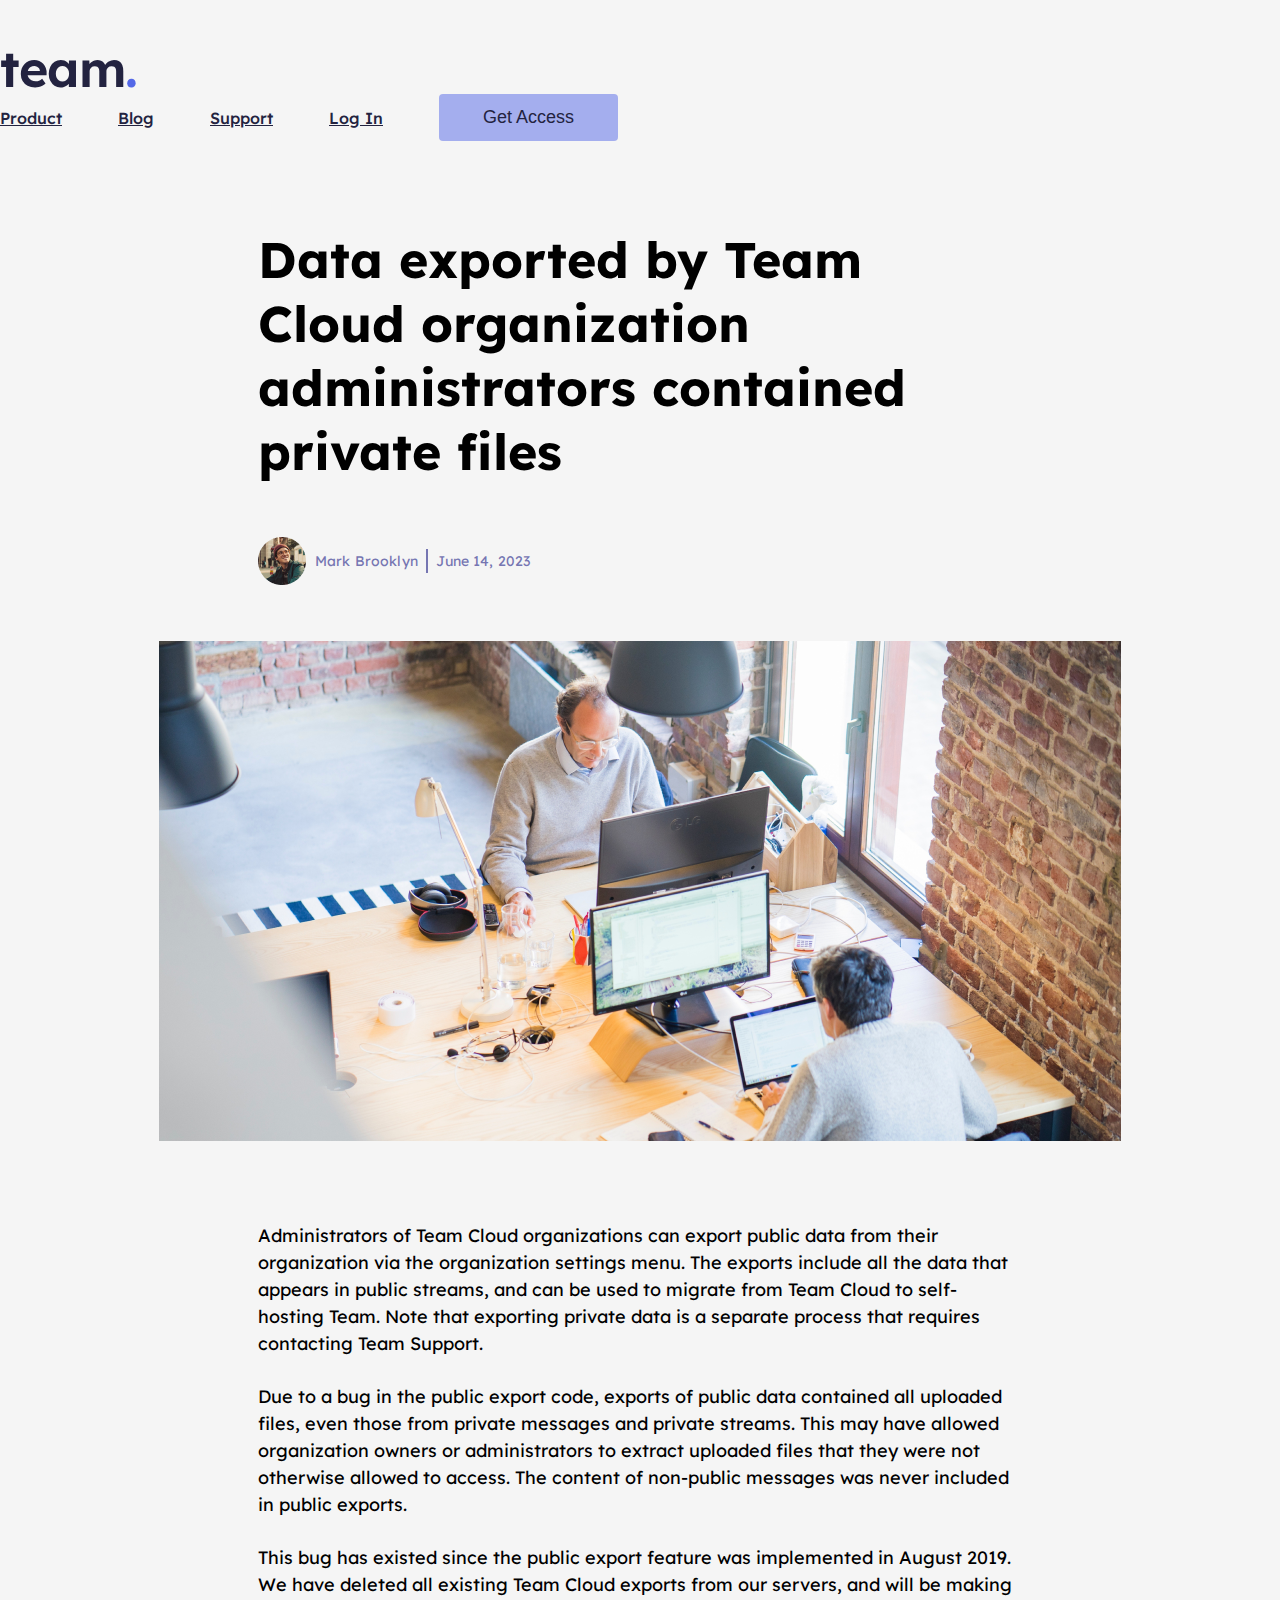
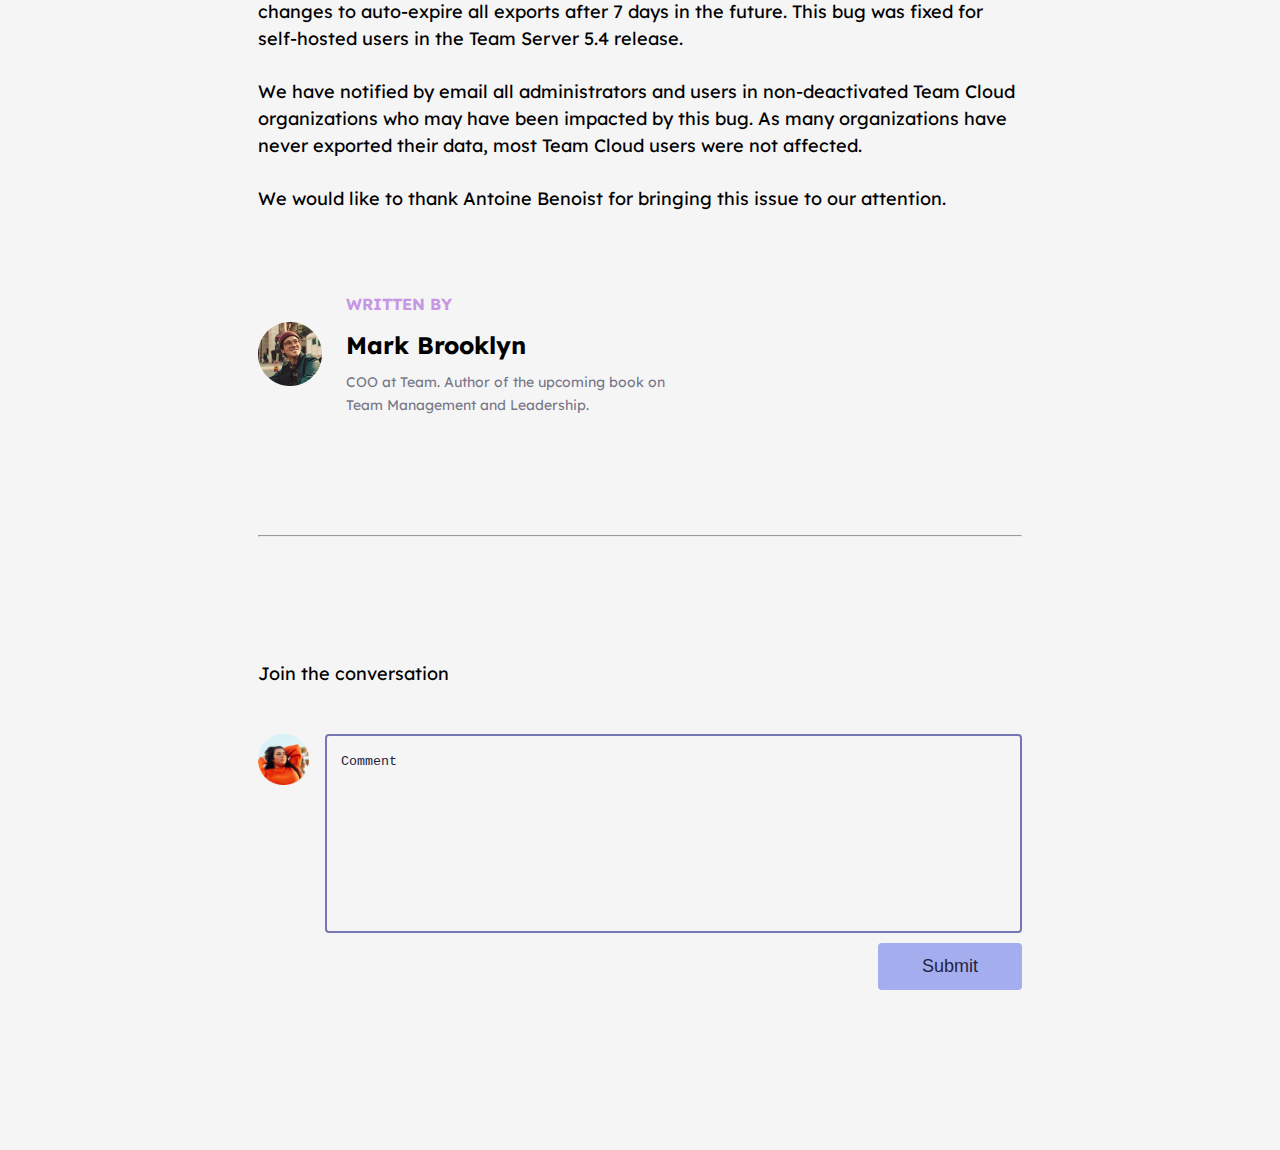
<file: blog-single.html>
<!DOCTYPE html>
<html lang="en">
    <head>
        <meta charset="UTF-8" />
        <meta name="viewport" content="width=device-width, initial-scale=1.0" />
        <title>Document</title>
        <link rel="preconnect" href="https://fonts.googleapis.com" />
        <link rel="preconnect" href="https://fonts.gstatic.com" crossorigin />
        <link
            href="https://fonts.googleapis.com/css2?family=Lexend+Deca:wght@400;500;700&display=swap"
            rel="stylesheet"
        />

        <link
            href="https://cdn.jsdelivr.net/npm/bootstrap@5.0.2/dist/css/bootstrap.min.css"
            rel="stylesheet"
            lace
            integrity="sha384-EVSTQN3/azprG1Anm3QDgpJLIm9Nao0Yz1ztcQTwFspd3yD65VohhpuuCOmLASjC"
            crossorigin="anonymous"
        />

        <link rel="stylesheet" href="./style.css" />
    </head>
    <body>
        <header class="main_header">
            <div class="container">
                <div class="row">
                    <div class="col-lg-3">
                        <div class="site_logo">
                            <a href="/">
                                <h3>team<span>.</span></h3>
                            </a>
                        </div>
                    </div>

                    <div class="col-lg-9">
                        <div class="menu_links">
                            <ul>
                                <li><a href="#">Product</a></li>
                                <li><a href="./blog.html">Blog</a></li>
                                <li><a href="#">Support</a></li>
                                <li><a href="#">Log In</a></li>
                            </ul>
                            <button type="button" class="sec_btn dark_text_btn">Get Access</button>
                        </div>
                    </div>
                </div>
            </div>
        </header>

        <section class="blog_content">
            <div class="container">
                <div class="row">
                    <div class="col-lg-12">
                        <div class="single_blog_page_header">
                            <h1>
                                Data exported by Team Cloud organization administrators contained private
                                files
                            </h1>

                            <div class="single_blog_user_profile_sec">
                                <img src="./assets/images/blog_images/blog_single_user.png" alt="User" />
                                <p>Mark Brooklyn &nbsp;<span></span>&nbsp; June 14, 2023</p>
                            </div>
                        </div>

                        <div class="single_blog_page_content">
                            <div class="image_wrapper">
                                <img src="./assets/images/blog_images/single_blog.png" alt="Blog Image" />
                            </div>
                            <div class="blog_content_wrapper">
                                <div class="blog_text_content">
                                    <p>
                                        Administrators of Team Cloud organizations can export public data from
                                        their organization via the organization settings menu. The exports
                                        include all the data that appears in public streams, and can be used
                                        to migrate from Team Cloud to self-hosting Team. Note that exporting
                                        private data is a separate process that requires contacting Team
                                        Support.
                                    </p>

                                    <p>
                                        Due to a bug in the public export code, exports of public data
                                        contained all uploaded files, even those from private messages and
                                        private streams. This may have allowed organization owners or
                                        administrators to extract uploaded files that they were not otherwise
                                        allowed to access. The content of non-public messages was never
                                        included in public exports.
                                    </p>

                                    <p>
                                        This bug has existed since the public export feature was implemented
                                        in August 2019. We have deleted all existing Team Cloud exports from
                                        our servers, and will be making changes to auto-expire all exports
                                        after 7 days in the future. This bug was fixed for self-hosted users
                                        in the Team Server 5.4 release.
                                    </p>

                                    <p>
                                        We have notified by email all administrators and users in
                                        non-deactivated Team Cloud organizations who may have been impacted by
                                        this bug. As many organizations have never exported their data, most
                                        Team Cloud users were not affected.
                                    </p>

                                    <p>
                                        We would like to thank Antoine Benoist for bringing this issue to our
                                        attention.
                                    </p>
                                </div>
                                <div class="blog_author_info">
                                    <img src="./assets/images/blog_images/author1.png" alt="author image" />
                                    <div class="blog_author_info_content">
                                        <h5>written by</h5>
                                        <h3>Mark Brooklyn</h3>
                                        <p>
                                            COO at Team. Author of the upcoming book on Team Management and
                                            Leadership.
                                        </p>
                                    </div>
                                </div>
                                <hr />
                                <div class="comment_sec">
                                    <h6>Join the conversation</h6>
                                    <div class="single_comment_wrapper">
                                        <div class="user_image_wrapper">
                                            <img src="./assets/images/blog_images/user1.png" alt="user1" />
                                        </div>
                                        <form action="" class="comment_form">
                                            <textarea
                                                name="comment"
                                                class="form_input form_input_bordered"
                                                placeholder="Comment"
                                            ></textarea>
                                            <div class="button_wrapper">
                                                <button class="sec_btn dark_text_btn" type="button">
                                                    Submit
                                                </button>
                                            </div>
                                        </form>
                                    </div>
                                </div>
                            </div>
                        </div>
                    </div>
                </div>
            </div>
        </section>
    </body>
</html>
</file>
<file: style.css>
* {
    margin: 0;
    padding: 0;
    box-sizing: border-box;
}

html,
body {
    overflow-x: hidden;
}

body {
    font-family: 'Lexend Deca', sans-serif;
    background-color: #F5F5F5;
}

ul,
ol {
    padding: 0;
    margin: 0;
    list-style: none;
}

h1,
h2,
h3,
h4,
h5,
h6 {
    margin-bottom: 0px;
}


a {
    text-decoration: none;
    color: #232340;
}

p {
    font-size: 18px;
    line-height: 27px;
    margin-bottom: 0;
}

input {
    outline: none !important;
}

img {
    max-width: 100%;
    height: auto;
}

hr {
    margin: 0;
}

@media (min-width: 1500px) {
    .container {
        max-width: 1184px;
    }
}

/* Start of Common */

.h1_title {
    color: #fff;
    font-size: 50px;
    font-weight: 700;
    line-height: 64px;
    margin-bottom: 16px;
}

.h2_title {
    color: #232340;
    font-size: 50px;
    font-weight: 700;
    line-height: 64px;
}

.h3_title {
    color: #5468E7;
    font-size: 24px;
    font-weight: 400;
    line-height: 1.25;
}

.sec_btn {
    outline: none !important;
    border: none !important;
    display: inline-flex;
    padding: 10px 44px;
    justify-content: center;
    align-items: center;
    gap: 8px;
    border-radius: 4px;
    background: rgba(84, 104, 231, 0.50);
    color: #F5F5F5;
    text-align: center;
    font-size: 18px;
    line-height: 1.5;
    transition: 0.3s;
}

.dark_text_btn {
    color: #232340;
    background: rgb(84, 104, 231, 0.50);
}

.dark_bg_btn {
    background: #5468E7;
}

.dark_bg_btn:hover {
    color: #5468E7;
    background-color: #fff;
}

.btn_lg {
    min-width: 200px;
}

.read_more {
    color: #5468E7;
    font-size: 16px;
    font-weight: 500;
    line-height: 1.5;
    text-decoration-line: underline;
    display: inline-flex;
    align-items: center;
    gap: 8px;
    transition: 0.3s;
}

.read_more:hover {
    color: #232340;
}

.read_more img {
    height: 30px;
    width: 30px;
}

.input_wp {
    position: relative;
    margin-top: 10px;
}

.input_wp img {
    position: absolute;
    top: 50%;
    right: 16px;
    transform: translate(0, -50%);
}

.input_with_icon input {
    padding-right: 40px;
}

.form_input {
    border-radius: 4px;
    padding: 10px 16px;
    width: 100%;
    border: 2px solid #D1ECFD;
    background: #F5F5F5;
}

.form_input_bordered {
    border-color: #7676B2;
    outline: none !important;
}

.white_input {
    background: rgba(245, 245, 245, 0.24);
    outline: none !important;
    border: none !important;
    color: #fff;
}

.white_input::placeholder {
    color: #fff;
}

.form_input::placeholder {
    color: #7676B2;
}

.form_input_bordered::placeholder {
    color: #232340;
}


/* End of Common */

/* Start of Header section */

.main_header {
    display: inline-flex;
    justify-content: space-between;
    align-items: center;
    width: 100%;
    background: transparent;
    position: absolute;
    top: 0;
    left: 0;
    padding: 42px 0;
}

.main_header h3 {
    margin-bottom: 0;
}

.site_logo h3 {
    color: #232340;
    font-size: 50px;
    font-weight: 600;
    line-height: 1;
    letter-spacing: -1.04px;
}

.site_logo h3 span {
    color: #5468E7;
    font-size: 52px;
    line-height: 1;
    letter-spacing: -1.04px;
}

.white_header .site_logo h3 {
    color: #fff;
}

.menu_links {
    display: flex;
    justify-content: flex-end;
    gap: 56px;
}

.menu_links ul {
    display: inline-flex;
    margin-bottom: unset;
    gap: 56px;
}

.menu_links ul li {
    display: flex;
    align-items: center;
}

.menu_links ul li a {
    color: #232340;
    text-decoration: underline;
    font-size: 16px;
    font-weight: 500;
    line-height: 1.5;
}

.white_header .menu_links ul li a {
    color: #fff;
    text-shadow: 0px 8px 16px rgba(35, 35, 64, 0.60);
}

.white_header .menu_links ul li a:hover {
    color: #5468E7;
}

.white_header .menu_links .sec_btn {
    color: #fff;
}

/* End of Header section */


/* Start of Hero section */

.hero_section {
    color: #fff;
    background-size: cover;
    background-position: top;
    padding: 250px 0 248px;
}

.banner_text {
    padding-bottom: 56px;
}

.banner_text p {
    max-width: 397px;
}

.banner_form {
    display: inline-flex;
    gap: 16px;
}

.form_input_wp {
    position: relative;
    max-width: 298px;
}

.right_arrow {
    position: absolute;
    transform: translate(0, -50%);
    top: 50%;
    right: 16px;
}

/* End of Hero section */

/* Start of Mockup section */

.mockup_section {
    padding: 80px 0 120px 0;
}

.img_sec {
    margin-right: -20vw;
}

.img_sec img {
    width: 100%;
}

.right_section {
    max-width: 460px;
}

.right_section h2 {
    margin-bottom: 24px;
}

.right_section .read_more {
    margin-top: 50px;
}

/* End of Mockup section */

/* Start of Info section-1 */

.info_1_sec {
    padding-bottom: 120px;
}

.img_wrapper {
    position: relative;
}

.calender_img {
    position: absolute;
    right: 22px;
    top: 24px;
}

.info_wrapper_odd {
    display: flex;
    justify-content: flex-end;
}

.info_wrapper_even {
    display: flex;
    justify-content: flex-start;
}

.info_content {
    display: flex;
    flex-direction: column;
    max-width: 456px;
}

.info_content h2 {
    margin-bottom: 24px;
}

.info_content p {
    margin-bottom: 0;
}

.info_content a {
    margin-top: 48px;
}

.info2_1 {
    position: absolute;
    top: 266px;
    right: 24px;
}

.info2_2 {
    position: absolute;
    bottom: 24.48px;
    right: 24px;
}

.info3_1 {
    position: absolute;
    bottom: 116.52px;
    left: 25px;
}

.info3_2 {
    position: absolute;
    bottom: 23.5px;
    left: 25px;
}

/* End of Info section-1 */

/* Start of Testimonials section */

.testimonial_sec {
    padding: 93px 0 164px;
}

.testimonial_sec h2 {
    padding-bottom: 120px;
}

.testimonial_box {
    padding: 44px 33px;
    background-color: #fff;
    box-shadow: 0px 16px 24px 0px rgba(118, 118, 178, 0.24);
}

.testimonial_box p {
    margin-bottom: 40px;
}

.rating_wrapper {
    display: flex;
    margin-bottom: 24px;
}

.testimonial_name_sec {
    display: flex;
    gap: 14px;
}

.testimonial_name_sec img {
    border-radius: 50%;
}

.testimonial_name_content h4 {
    margin-bottom: 0;
}

.testimonial_name_content span {
    color: #7676B2;
    font-size: 14px;
    line-height: 23px;
    letter-spacing: 0.14px;
}

.slick-list {
    margin: 0 -30px;
}

.slick-slide {
    padding: 0 30px;
}

.testimonial_list .slick-list {
    width: calc(100% + 42%);
    padding-bottom: 50px;
}

.slide-arrow {
    outline: none !important;
    border: none !important;
    background: transparent;
    position: absolute;
    right: 0;
    bottom: -39px;
    z-index: 2;
}

.slide-arrow.prev-arrow {
    right: 62px;
}

/* End of Testimonials section */

/* Start of Footer Section */

.footer {
    background-color: #232340;
}

.top_footer {
    padding: 73px 0 157px;
}

.bottom_footer {
    padding-bottom: 36px;
}

.footer_logo_section p {
    color: #F5F5F5;
    font-family: 14px;
    line-height: 23px;
    letter-spacing: 0.14px;
    margin-top: 18px;
}

.footer_menu_sec {
    display: flex;
    justify-content: space-between;
}

.footer_menu_list {
    margin-top: 22px;
}

.footer_menu_list h5 {
    color: #5468E7;
    font-size: 24px;
    font-weight: 400;
    line-height: 1.25;
    margin-bottom: 0;
}

.footer_menu_list ul {
    margin-top: 16px;
}

.footer_menu_list li {
    margin-bottom: 12px;
}

.footer_menu_list ul li a {
    color: #fff;
    font-size: 14px;
    line-height: 1.65;
}

.address_list {
    display: block;
    max-width: 138px;
}


.copyright_sec {
    color: #fff;
}

.copyright_sec p {
    font-size: 14px;
    line-height: 1.65;
    letter-spacing: 0.14px;
    margin-bottom: 0;
}

.footer_form_submit_btn {
    background: transparent;
    border: none !important;
    outline: none !important;
}

/* End of Footer Section */


/* =========================== Blog Page CSS Start =========================== */

.blog_page p {
    font-size: 14px;
    line-height: 1.65;
    letter-spacing: 0.14px;
}

.inner_banner {
    padding: 173px 0 78px;
}


.inner_banner_text h1 {
    color: #232340;
    font-size: 50px;
    font-weight: 700;
    line-height: 1.28;
    margin-bottom: 9px;
}

.inner_banner_text p {
    font-size: 14px;
    line-height: 1.65;
    letter-spacing: 0.14px;
}

.blog_box {
    border-radius: 8px;
    background: #FFF;
    box-shadow: 0px 18px 24px 0px rgba(118, 118, 178, 0.28);
    height: 100%;
    display: flex;
    flex-direction: column;
}

.blog_box_content {
    margin-top: 23px;
    padding: 0 17px 16px;
    display: flex;
    flex-direction: column;
    justify-content: space-between;
    height: 100%;
}

.blog_box_text_content p {
    color: #232340;
    font-size: 14px;
    line-height: 1.65;
    letter-spacing: 0.14px;
}

.blog_image {
    border-radius: 8px 8px 0 0;
}

.blog_box_text_content .h3_title {
    margin-bottom: 25px;
    display: block;
}

.user_profile_sec {
    display: inline-flex;
    align-items: center;
    gap: 6px;
}

.user_profile_sec span {
    color: #7676B2;
    font-size: 14px;
    line-height: 1.65;
    letter-spacing: 0.14px;
}

.blog_page_content .row {
    --bs-gutter-x: 29px;
    --bs-gutter-y: 40px;
}

.blog_btn {
    padding: 119px 0 163px;
    text-align: center;
}

/* =========================== Blog Page CSS End =========================== */


/* =========================== Blog Single Page CSS Start =========================== */

.blog_content {
    padding-top: 228px;
}

.blog_content .container {
    display: flex;
    flex-direction: column;
    align-items: center;
}

.single_blog_page_header {
    max-width: 764px;
    margin: 0 auto;
}

.single_blog_page_header h1 {
    font-size: 50px;
    font-weight: 700;
    line-height: 1.28;
    text-align: left;
}

.single_blog_user_profile_sec {
    margin: 53px 0 56px;
    display: inline-flex;
    gap: 9px;
    align-items: center;
}

.single_blog_user_profile_sec p {
    color: #7676B2;
    font-size: 14px;
    line-height: 1.64;
    letter-spacing: 0.14px;
    display: inline-flex;
    align-items: center;
}

.single_blog_user_profile_sec p span {
    height: 24px;
    border: 1px solid #7676B2;
    display: inline-block;
}

.blog_text_content {
    margin: 77px 0 59px;
}

.blog_content_wrapper {
    max-width: 764px;
    margin: 0 auto;
}

.blog_text_content p {
    margin-bottom: 26px;
}

.blog_author_info {
    display: flex;
    gap: 24px;
    width: 100%;
    align-items: center;
    margin: 79px 0 118px;
    max-width: 424px;
}

.blog_author_info_content {
    /* display: inline-flex;
    flex-direction: column; */
    /* gap: 25px; */
}

.blog_author_info_content h5 {
    text-transform: uppercase;
    color: #C897E4;
    margin-bottom: 13px;
    font-size: 16px;
    font-weight: 700;
    line-height: 1.63;
}

.blog_author_info_content h3 {
    font-size: 24px;
    line-height: 1.25;
    margin-bottom: 11px;
}

.blog_author_info_content p {
    color: rgba(35, 35, 64, 0.60);
    font-size: 14px;
    line-height: 1.65;
    font-weight: 400;
    margin-bottom: 0;
}

.comment_sec {
    padding: 123px 0 160px;
}

.comment_sec h6 {
    font-size: 18px;
    font-weight: 400;
    line-height: 1.5;
    margin-bottom: 47px;
}

.single_comment_wrapper {
    display: flex;
    gap: 16px;
    align-items: flex-start;
}

.button_wrapper {
    display: inline-flex;
    justify-content: flex-end;
    width: 100%;
    margin-top: 10px;
}

textarea.form_input {
    height: 199px;
    padding: 18px 14px;
    resize: none;
    display: flex;
}

.comment_form {
    width: 100%;
}

/* =========================== Blog Single Page CSS End =========================== */
</file>
